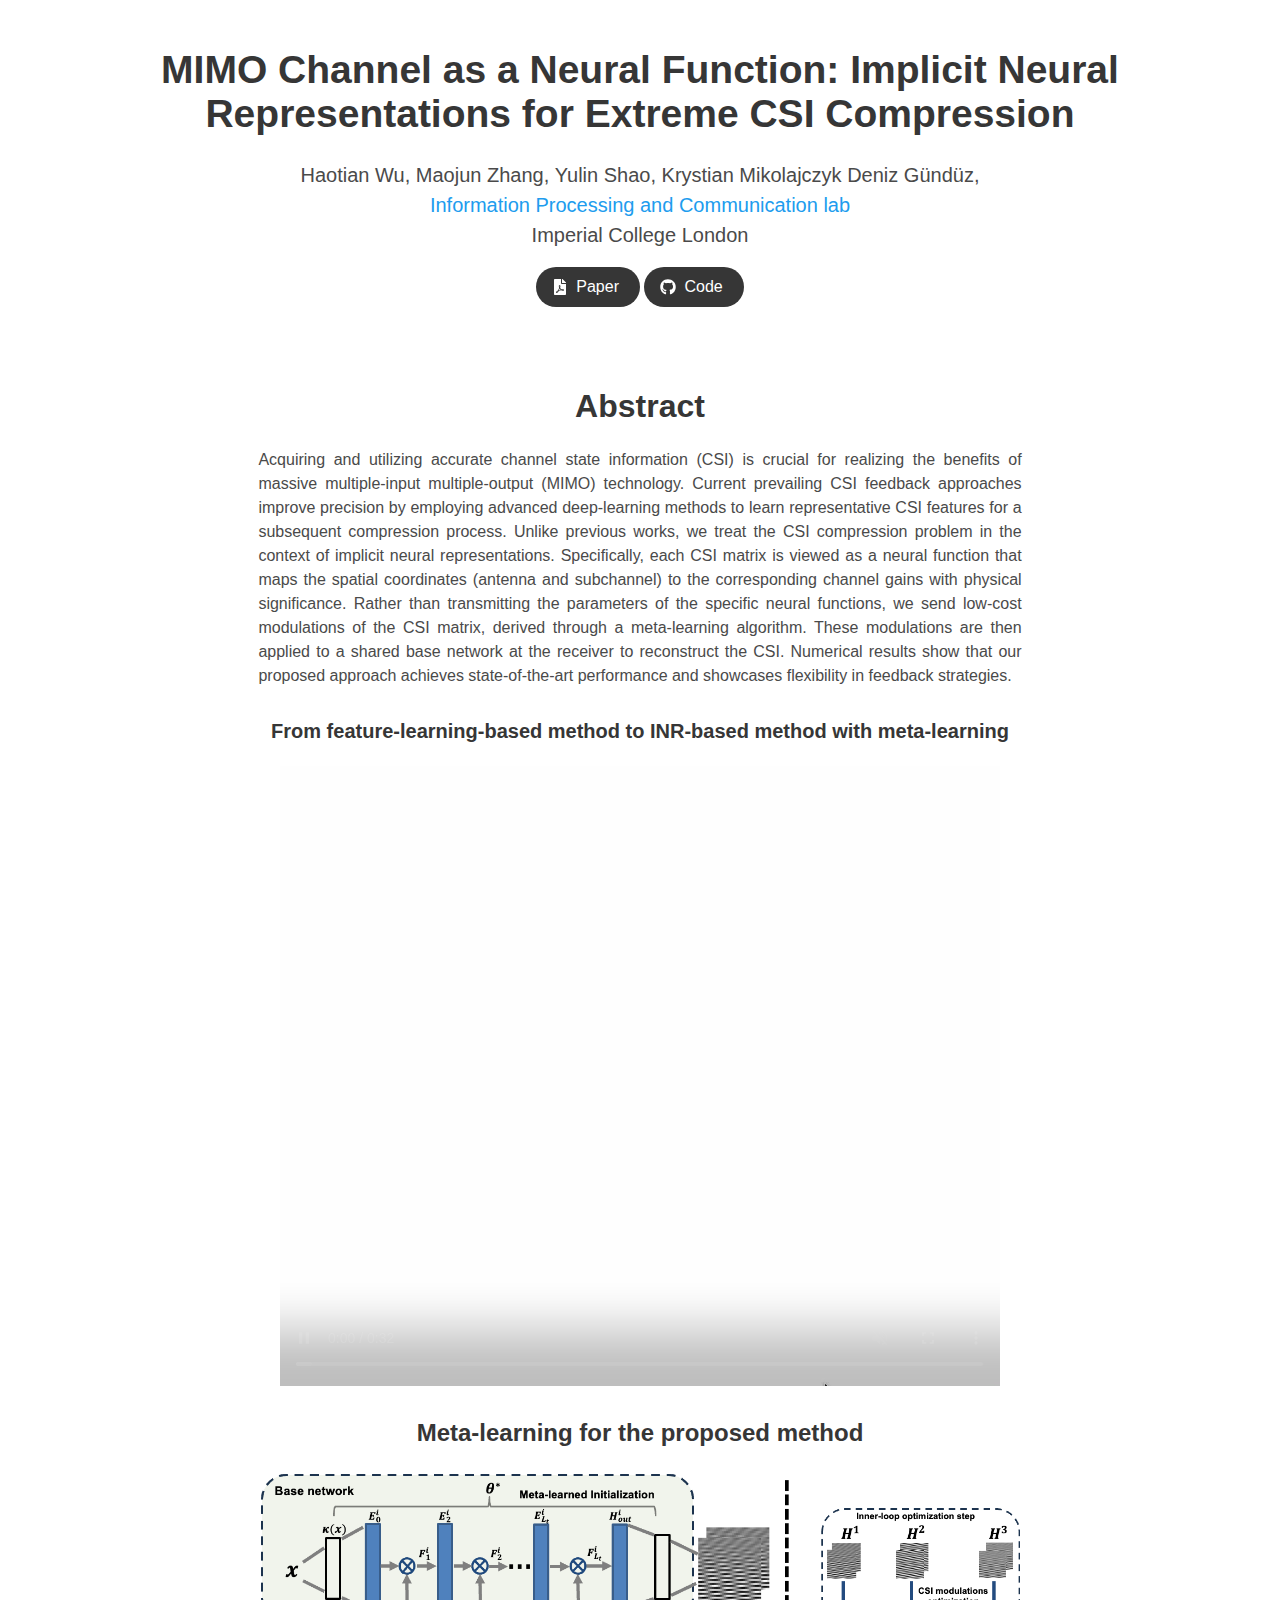
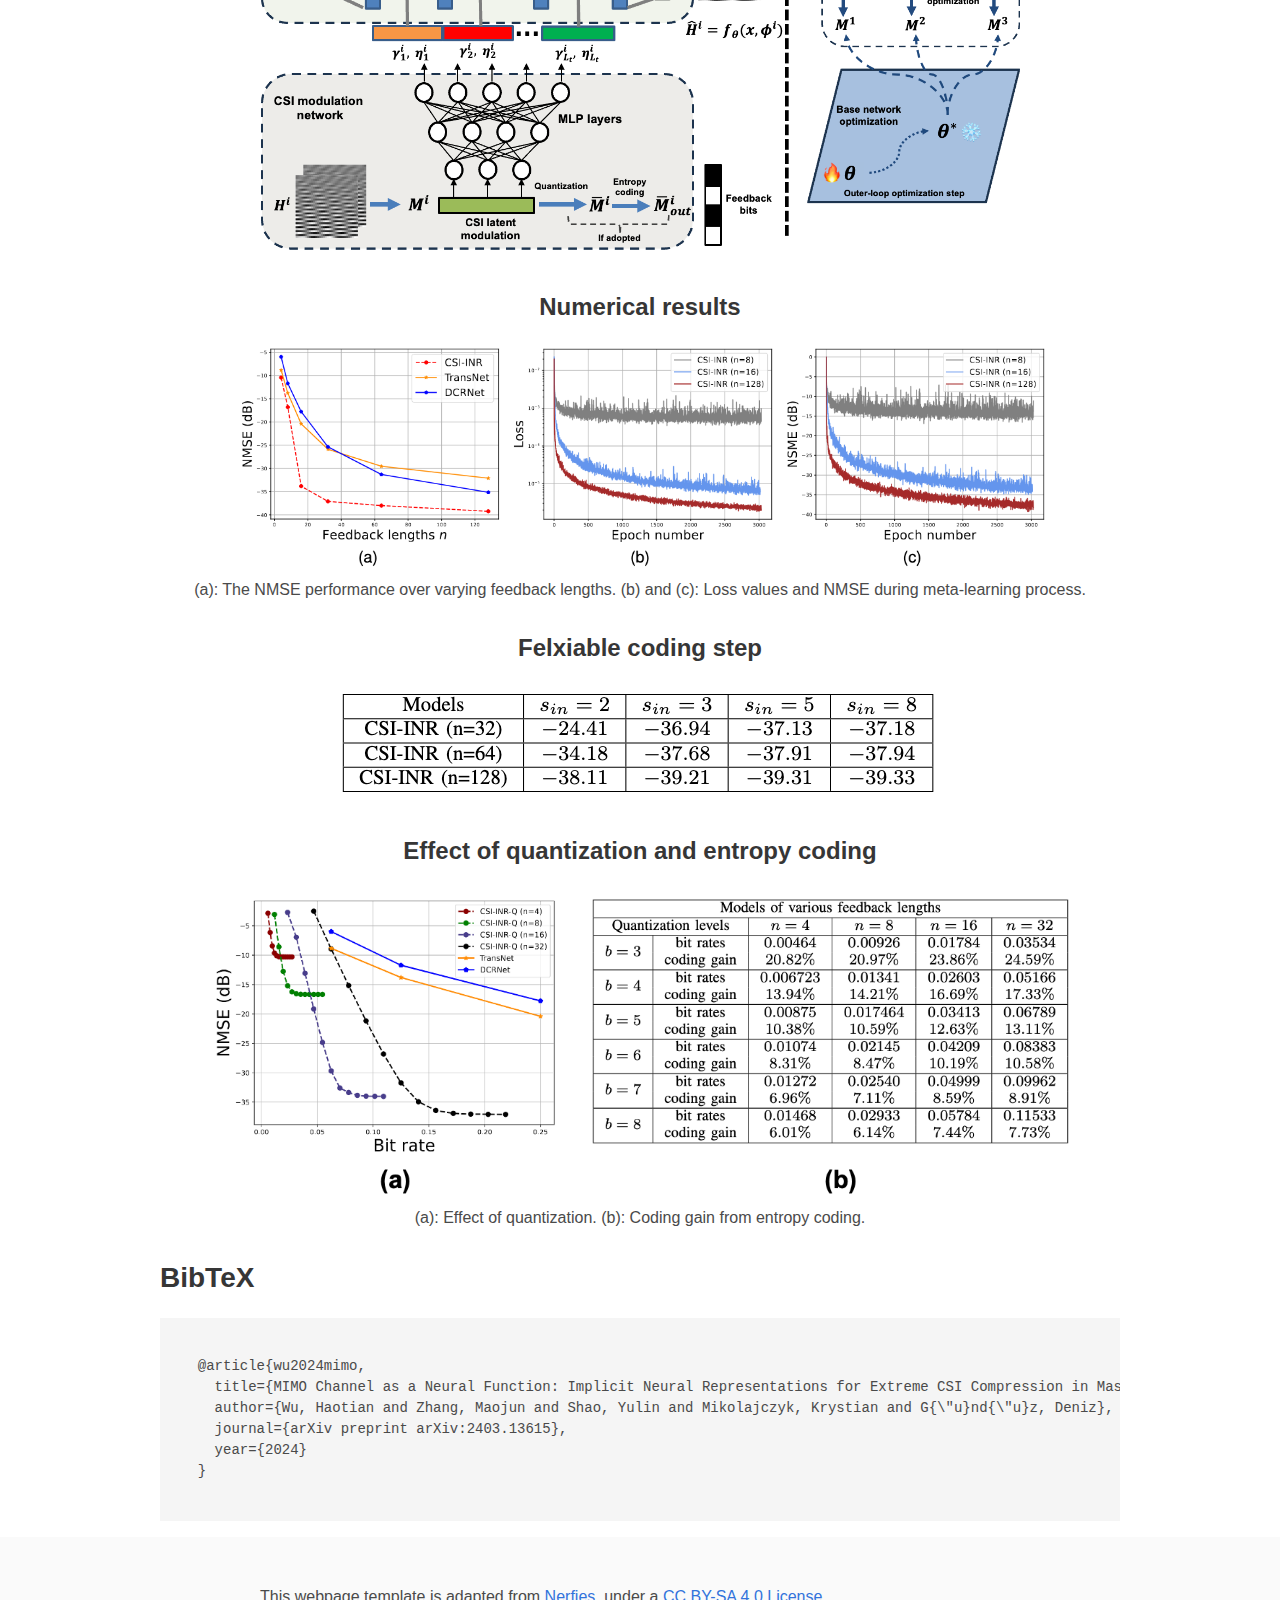
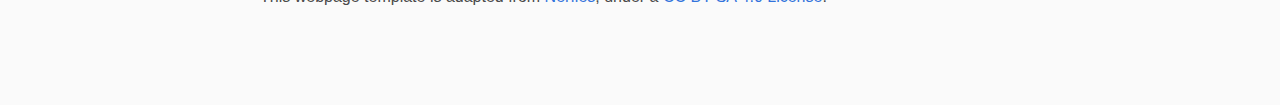
<file: CSI-INR/index.html>
<!DOCTYPE html>
<html>

<head>
  <meta charset="utf-8">
  <meta name="description" content=>
  <meta name="keywords" content=>
  <meta name="viewport" content="width=device-width, initial-scale=1">
  <title>CSI-INR </title>


  <!-- Google tag (gtag.js) -->
  <script async src="https://www.googletagmanager.com/gtag/js?id=G-8RM5LWFPPP"></script>
  <script>
    window.dataLayer = window.dataLayer || [];
    function gtag() { dataLayer.push(arguments); }
    gtag('js', new Date());

    gtag('config', 'G-8RM5LWFPPP');
  </script>

  <!-- <link href="https://fonts.googleapis.com/css?family=Google+Sans|Noto+Sans|Castoro"
        rel="stylesheet"> -->

  <link rel="stylesheet" href="./static/css/bulma.min.css">
  <link rel="stylesheet" href="./static/css/bulma-carousel.min.css">
  <link rel="stylesheet" href="./static/css/bulma-slider.min.css">
  <!-- <link rel="stylesheet" href="./static/css/fontawesome.all.min.css"> -->
  <!-- <link rel="stylesheet"
        href="https://cdn.jsdelivr.net/gh/jpswalsh/academicons@1/css/academicons.min.css"> -->
  <link rel="stylesheet" href="./static/css/index.css">
  <!-- <link rel="icon" href="./static/images/favicon.svg"> -->

  <script src="https://ajax.googleapis.com/ajax/libs/jquery/3.5.1/jquery.min.js"></script>
  <script defer src="./static/js/fontawesome.all.min.js"></script>
  <script src="./static/js/bulma-carousel.min.js"></script>
  <script src="./static/js/bulma-slider.min.js"></script>
  <script src="./static/js/index.js"></script>

  <style>
    .image-container {
  text-align: center; /* Center aligns inline content within the container */
}

    .centered-image {
      display: block; /* Ensures the image behaves as a block element */
      margin: 0 auto; /* Auto margins horizontally center the image */
      max-width: 100%; /* Ensures the image does not exceed its container's width */
      height: auto; /* Allows the image to maintain its aspect ratio */
    }
    .video-container {
      display: flex;
      flex-direction: column;
      align-items: center;
      justify-content: center;
      gap: 1rem;
    }
    .video-container .video-small {
      width: 50%; /* 75% of 45% = 33.75% */
    }
    .video-container .video-large {
      width: 90%;
    }

  </style>

</head>
<body>


  <section class="hero" >
    <div class="hero-body">
      <div class="container is-max-desktop">
        <div class="columns is-centered">
          <div class="column has-text-centered">
            <h1 style="font-size: 39px" class="title is-1 publication-title">MIMO Channel as a Neural Function: Implicit Neural Representations for Extreme CSI
              Compression</h1>
            <!--<h2 style="font-size: 25px" class="title is-1 publication-title cvpr">ICASSP 2024</h2>-->
            <div class="is-size-5 publication-authors">
              <span class="author-block">
                Haotian Wu</a>,</span>
              <span class="author-block">
                Maojun Zhang</a>,</span>
                <span class="author-block">
                  Yulin Shao</a>,</span>
              <span class="author-block">
                Krystian Mikolajczyk</a>
                <span class="author-block">
                  Deniz Gündüz</a>,</span>

            </div>

            <div class="is-size-5 publication-authors">
              <a href="https://www.imperial.ac.uk/information-processing-and-communications-lab/">Information Processing and Communication lab</a>
            </div>

            <div class="is-size-5 publication-authors">
              <span class="author-block"></sup>Imperial College London</span>
            </div>

            <div class="column has-text-centered">
              <div class="publication-links">
                <!-- PDF Link. -->
                <span class="link-block">
                  <a href="https://arxiv.org/pdf/2403.13615"
                    class="external-link button is-normal is-rounded is-dark">
                    <span class="icon">
                      <i class="fas fa-file-pdf"></i>
                    </span>
                    <span>Paper</span>
                  </a>

                <span class="link-block">
                  <a href="https://github.com/eedavidwu"
                    class="external-link button is-normal is-rounded is-dark">
                    <span class="icon">
                      <i class="fab fa-github"></i>
                    </span>
                    <span>Code</span>
                  </a>

                  </a>
              </div>

            </div>
          </div>
        </div>
      </div>
    </div>
  </section>
  <section class="section" style="padding-top: 1rem; padding-bottom: 1rem;">
    <div class="container is-max-desktop">
      <!-- Abstract. -->
      <div class="columns is-centered has-text-centered">
        <div class="column is-four-fifths">
          <h2 class="title is-3">Abstract</h2>
          <div class="content has-text-justified">
            <p>
              Acquiring and utilizing accurate channel state information (CSI) is crucial for realizing the benefits of massive multiple-input multiple-output (MIMO) technology. Current prevailing CSI feedback approaches improve precision by employing advanced deep-learning methods to learn representative CSI features for a subsequent compression process. Unlike previous works, we treat the CSI compression problem in the context of implicit neural representations. Specifically, each CSI matrix is viewed as a neural function that maps the spatial coordinates (antenna and subchannel) to the corresponding channel gains with physical significance. Rather than transmitting the parameters of the specific neural functions, we send low-cost modulations of the CSI matrix, derived through a meta-learning algorithm. These modulations are then applied to a shared base network at the receiver to reconstruct the CSI. Numerical results show that our proposed approach achieves state-of-the-art performance and showcases flexibility in feedback strategies.

            </p>
          </div>
          <!-- <img src="static/architecture.png"> -->
        </div>
      </div>
    </div>

    </div>
  </section>
  <section class="section" style="padding-top: 1rem; padding-bottom: 1rem;">
    <div class="container is-max-desktop">
    <div class="columns is-centered">
      <div class="column">
        <h2 class="title is-5 has-text-centered"> From feature-learning-based method to INR-based method with meta-learning</h2>
        <div class="video-container">
          <video class="video-small" autoplay controls muted loop playsinline style="width: 75%; height: auto;">
            <source src="videos_input.mp4" type="video/mp4">
          </video>
        </div>
      </div>
    </div>
  </div>
</section>

    <section class="section" style="padding-top: 1rem; padding-bottom: 1rem;">
      <div class="container is-max-desktop">
        <div class="columns is-centered">
          <div class="column">
            <div class="content">
              <h2 class="title is-4 has-text-centered">Meta-learning for the proposed method</h2>
              <div class="image-container">
                <img src="img.png" alt="Description of the image" style="max-width: 80%; height: auto;">
              </div>
            </div>
          </div>
        </div>
      </div>
    </section>
    
    <section class="section" style="padding-top: 1rem; padding-bottom: 1rem;">
      <div class="container is-max-desktop">
        <div class="columns is-centered">
          <div class="column">
            <div class="content">
              <h2 class="title is-4 has-text-centered">Numerical results</h2>
              <div class="image-container">
                <img src="Performance.png" alt="Description of the image" style="max-width: 85%; height: auto;">
                <p class="has-text-centered">
                  (a): The NMSE performance over varying feedback lengths. (b) and (c): Loss values and NMSE during meta-learning process.
                </p>
              </div>
            </div>
          </div>
        </div>
      </div>
    </section>

    <section class="section" style="padding-top: 1rem; padding-bottom: 1rem;">
      <div class="container is-max-desktop">
        <div class="columns is-centered">
          <div class="column">
            <div class="content">
              <h2 class="title is-4 has-text-centered">Felxiable coding step</h2>
              <div class="image-container">
                <img src="Flex.png" alt="Description of the image" style="max-width: 85%; height: auto;">
              </div>
            </div>
          </div>
        </div>
      </div>
    </section>
  
    <section class="section" style="padding-top: 1rem; padding-bottom: 1rem;">
      <div class="container is-max-desktop">
        <div class="columns is-centered">
          <div class="column">
            <div class="content">
              <h2 class="title is-4 has-text-centered">Effect of quantization and entropy coding</h2>
              <div class="image-container">
                <img src="Entropy_Coding.png" alt="Description of the image" style="max-width: 90%; height: auto;">
                <p class="has-text-centered">
                  (a): Effect of quantization. (b): Coding gain from entropy coding.
                </p>
              </div>
            </div>
          </div>
        </div>
      </div>
    </section>



    <section class="section" id="BibTeX" style="padding-top: 1rem; padding-bottom: 1rem;">
      <div class="container is-max-desktop content">
        <h2 class="title">BibTeX</h2>
        <pre>
<code>
  @article{wu2024mimo,
    title={MIMO Channel as a Neural Function: Implicit Neural Representations for Extreme CSI Compression in Massive MIMO Systems},
    author={Wu, Haotian and Zhang, Maojun and Shao, Yulin and Mikolajczyk, Krystian and G{\"u}nd{\"u}z, Deniz},
    journal={arXiv preprint arXiv:2403.13615},
    year={2024}
  }
</code>
</pre>
      </div>
    </section>


    <footer class="footer">
      <div class="container">
        <div class="columns is-centered">
          <div class="column is-8">
            <div class="content">
              <p>
                This webpage template is adapted from <a
                  href="https://github.com/nerfies/nerfies.github.io">Nerfies</a>,
                under a <a rel="license" href="http://creativecommons.org/licenses/by-sa/4.0/">CC BY-SA 4.0 License</a>.
              </p>
            </div>
          </div>
        </div>
      </div>
    </footer>
    </div>


</body>

</html>
</file>
<file: CSI-INR/static/css/index.css>
body {
  font-family: 'Optimistic Text', sans-serif;
}


.footer .icon-link {
  font-size: 25px;
  color: #000;
}

.link-block a {
  margin-top: 5px;
  margin-bottom: 5px;
}

.dnerf {
  font-variant: small-caps;
}


.teaser .hero-body {
  padding-top: 0;
  padding-bottom: 3rem;
}

.teaser {
  font-family: 'Optimistic Text', sans-serif;
}


.publication-title {}

.cvpr {
  color: rgb(81, 0, 181)
}

.publication-banner {
  max-height: parent;

}

.publication-banner video {
  position: relative;
  left: auto;
  top: auto;
  transform: none;
  object-fit: fit;
}

.publication-header .hero-body {}

.publication-title {
  font-family: 'Optimistic Text', sans-serif;
}

.publication-authors {
  font-family: 'Optimistic Text', sans-serif;
}

.publication-venue {
  color: #555;
  width: fit-content;
  font-weight: bold;
}

.publication-awards {
  color: #ff3860;
  width: fit-content;
  font-weight: bolder;
}

.publication-authors {}

.publication-authors a {
  color: hsl(204, 86%, 53%) !important;
}

.publication-authors a:hover {
  text-decoration: underline;
}

.author-block {
  display: inline-block;
}

.publication-banner img {}

.publication-authors {
  /*color: #4286f4;*/
}

.publication-video {
  position: relative;
  width: 100%;
  height: 0;
  padding-bottom: 56.25%;

  overflow: hidden;
  border-radius: 10px !important;
}

.publication-video iframe {
  position: absolute;
  top: 0;
  left: 0;
  width: 100%;
  height: 100%;
}

.publication-body img {}

.results-carousel {
  overflow: hidden;
}

.results-carousel .item {
  margin: 5px;
  overflow: hidden;
  border: 1px solid #bbb;
  border-radius: 10px;
  padding: 0;
  font-size: 0;
}

.results-carousel video {
  margin: 0;
}


.interpolation-panel {
  background: #f5f5f5;
  border-radius: 10px;
}

.interpolation-panel .interpolation-image {
  width: 100%;
  border-radius: 5px;
}

.interpolation-video-column {}

.interpolation-panel .slider {
  margin: 0 !important;
}

.interpolation-panel .slider {
  margin: 0 !important;
}

#interpolation-image-wrapper {
  width: 100%;
}

#interpolation-image-wrapper img {
  border-radius: 5px;
}
</file>
